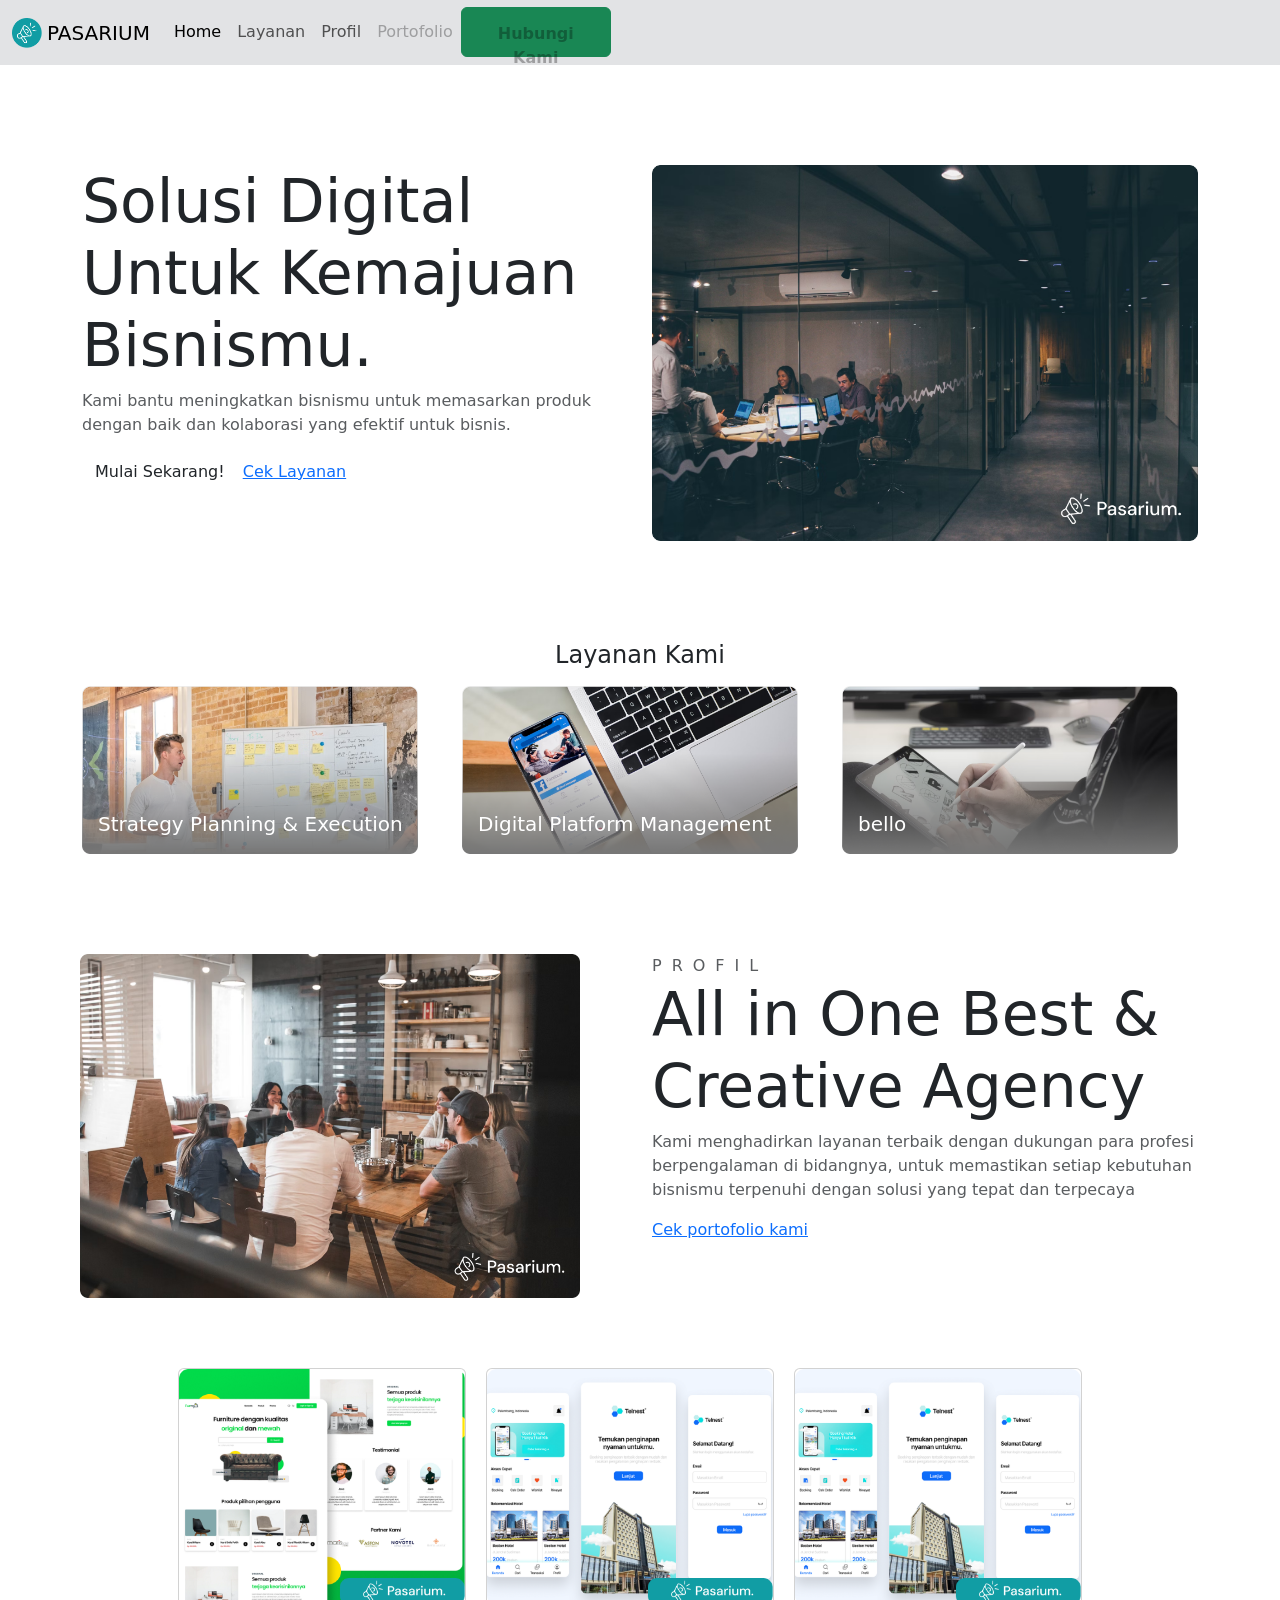
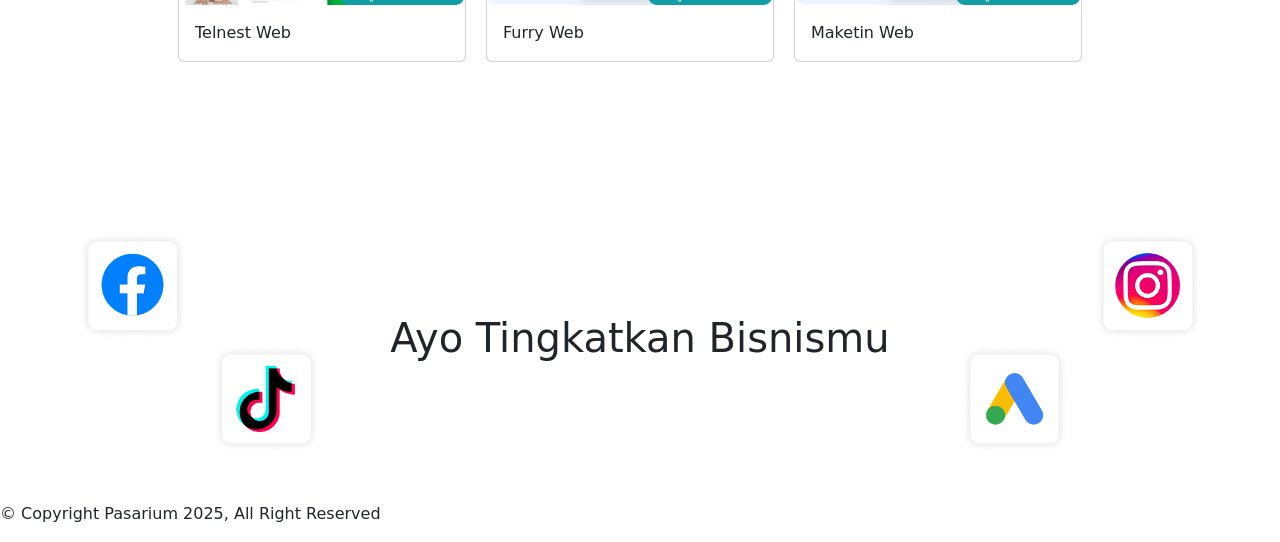
<file: index.html>
<!doctype html>
<html lang="en">

<head>
    <meta charset="utf-8">
    <meta name="viewport" content="width=device-width, initial-scale=1">
    <title>Pasarium - ditigal marketing</title>
    <link rel="icon" href="img-icon/favicon.ico">
    <link href="https://cdn.jsdelivr.net/npm/bootstrap@5.3.8/dist/css/bootstrap.min.css" rel="stylesheet"
        integrity="sha384-sRIl4kxILFvY47J16cr9ZwB07vP4J8+LH7qKQnuqkuIAvNWLzeN8tE5YBujZqJLB" crossorigin="anonymous">
    <link rel="stylesheet" href="style.css">
</head>

<body>
    <nav class="navbar navbar-expand-lg bg-secondary-subtle">
        <div class="container-fluid">
            <img src="img-icon/favicon.png" alt="" class="logo">
            <a class="navbar-brand jarak-pasarium" href="#">PASARIUM</a>
            <button class="navbar-toggler" type="button" data-bs-toggle="collapse" data-bs-target="#navbarNavAltMarkup"
                aria-controls="navbarNavAltMarkup" aria-expanded="false" aria-label="Toggle navigation">
                <span class="navbar-toggler-icon"></span>
            </button>
            <div class="collapse navbar-collapse isi-navbar" id="navbarNavAltMarkup">
                <div class="navbar-nav">
                    <a class="nav-link active" aria-current="page" href="#">Home</a>
                    <a class="nav-link href="#Layanan">Layanan</a>
                    <a class="nav-link" href="#Profil">Profil</a>
                    <a class="nav-link disabled" aria-disabled="true">Portofolio</a>
                    <button type="button" class="btn btn-success button1">
                        <a class="nav-link disabled warna-hubungi " aria-disabled="true">Hubungi Kami</a>
                    </button>

                </div>
            </div>
        </div>
    </nav>
    <!--navbar-->

    <div id="hero">
        <div class="container">
            <div class="row">
                <div class="col-lg-6">
                    <h1>Solusi Digital Untuk Kemajuan Bisnismu.</h1>
                    <P class="text-muted">
                        Kami bantu meningkatkan bisnismu untuk memasarkan produk dengan baik dan kolaborasi
                        yang efektif untuk bisnis.
                    </P>
                    <a href="" class="btn btn-utama">Mulai Sekarang!</a>
                    <a href="" class="text-link">Cek Layanan</a>
                </div>

                <div class="col-lg-6">
                    <img src="img-icon/img-profil.png" alt="">


                </div>
            </div>
        </div>
    </div>

    <!--hero-->

    <!--layanan-->
    <div id="layanan">
        <div class="container">
            <h4 class="text-center">Layanan Kami</h4>
            <div class="row mt-3">
                <div class="col-lg-4 float">
                    <div class="card">
                        <img src="img-icon/img-layanan1.png" class="card-img" alt="...">
                        <div class="card-img-overlay">
                            <h5 class="card-title">Strategy Planning & Execution</h5>
                        </div>
                    </div>
                </div>

                <div class="col-lg-4 float">
                    <div class="card">
                        <img src="img-icon/img-layanan2.png" class="card-img" alt="...">
                        <div class="card-img-overlay">
                            <h5 class="card-title">Digital Platform Management</h5>
                        </div>
                    </div>
                </div>

                <div class="col-lg-4 float">
                    <div class="card">
                        <img src="img-icon/img-layanan3.png" class="card-img" alt="...">
                        <div class="card-img-overlay">
                            <h5 class="card-title">bello</h5>
                        </div>
                    </div>
                </div>
            </div>
        </div>
    </div>
    <!--layanan-->

    <!--profil-->
    <div id="profil">
        <div class="row">
            <div class="col-lg-6">
                <img src="img-icon/img-hero.png" alt="" class="gambar-profil">
            </div>
            <div class="col-lg-6">
                <span class="text-muted">profil</span>
                <h1>All in One Best & Creative Agency</h1>
                <p class="text-muted">
                    Kami menghadirkan layanan terbaik dengan dukungan para profesi berpengalaman
                    di bidangnya, untuk memastikan setiap kebutuhan bisnismu
                    terpenuhi dengan solusi yang tepat dan terpecaya
                </p>
                <a class="text-link" href="">Cek portofolio kami</a>
            </div>
        </div>
    </div>
    <!--profil-->

    <!--portofolio-->
    <div class="container-fluid clear">
        <div class="row">
            <div class="col-md-12">
                <div class="isi-portofolio">
                    <div class="card-portofolio">
                        <div class="card" style="width: 18rem;">
                            <img src="img-icon/img-port2.png" class="card-img-top" alt="...">
                            <div class="card-body">
                                <p class="card-text">Telnest Web</p>
                            </div>
                        </div>
                        <div class="card" style="width: 18rem;">
                            <img src="img-icon/img-port4.png" class="card-img-top" alt="...">
                            <div class="card-body">
                                <p class="card-text">Furry Web</p>
                            </div>
                        </div>
                        <div class="card" style="width: 18rem;">
                            <img src="img-icon/img-port4.png" class="card-img-top" alt="...">
                            <div class="card-body">
                                <p class="card-text">Maketin Web</p>
                            </div>
                        </div>
                    </div>
                </div>
            </div>
        </div>
    </div>

    <!--cta-->
<div id="cta">
    <div class="container bg">
        <div class="row">
            <div class="col">
                <h1>Ayo Tingkatkan Bisnismu</h1>
            </div>
        </div>
    </div>
</div>
<!--cta-->

<!--footer-->
<footer>
    <p>&copy; Copyright Pasarium 2025, All Right Reserved</p>
</footer>







</html>
</file>
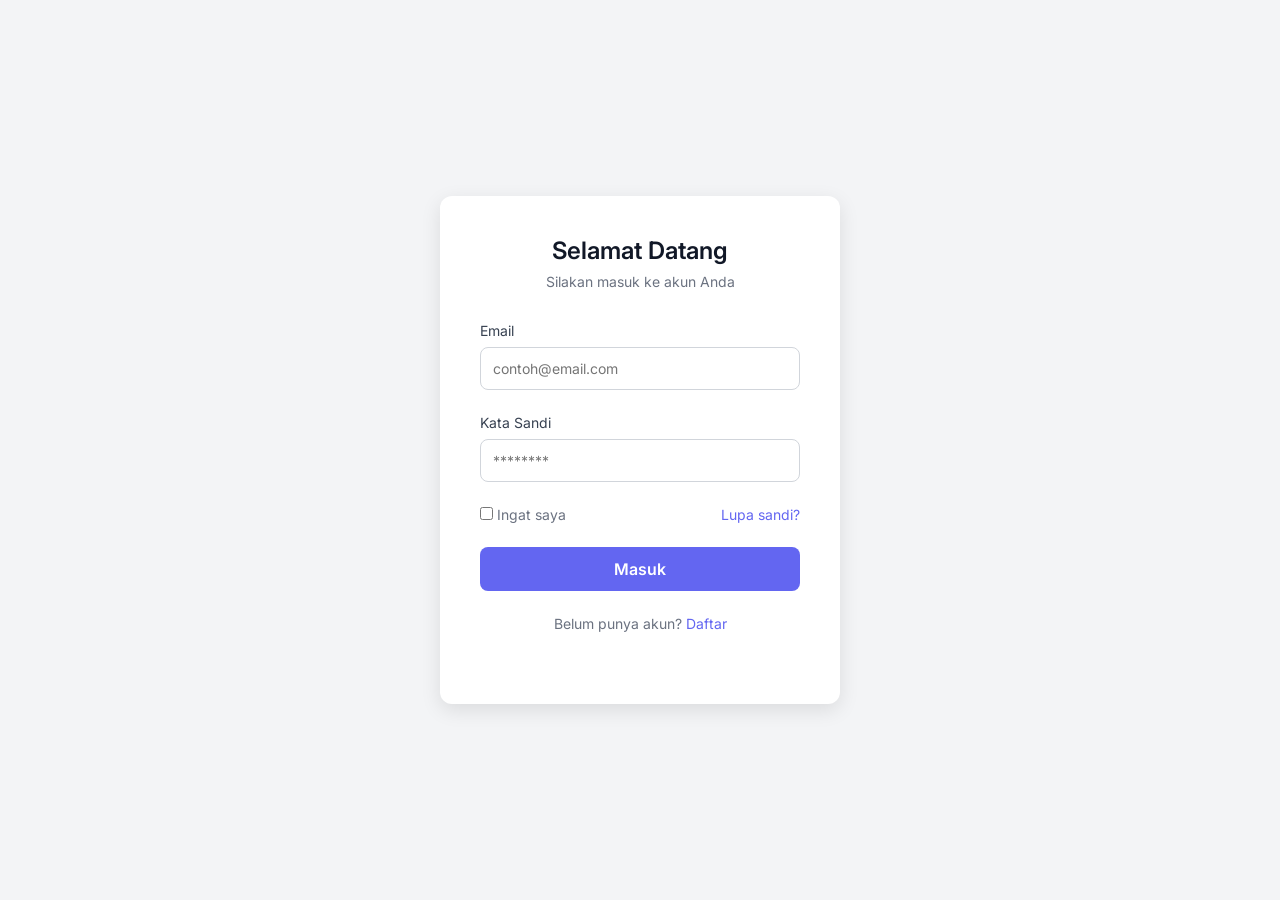
<file: index1.html>
<!DOCTYPE html>
<html lang="id">
<head>
  <meta charset="UTF-8" />
  <meta name="viewport" content="width=device-width, initial-scale=1.0"/>
  <title>Login Modern</title>
  <link href="https://fonts.googleapis.com/css2?family=Inter:wght@400;600&display=swap" rel="stylesheet">
  <style>
    * {
      box-sizing: border-box;
      margin: 0;
      padding: 0;
      font-family: 'Inter', sans-serif;
    }

    body {
      background: #f3f4f6;
      height: 100vh;
      display: flex;
      justify-content: center;
      align-items: center;
    }

    .login-box {
      background: #ffffff;
      padding: 2.5rem;
      border-radius: 12px;
      box-shadow: 0 6px 20px rgba(0, 0, 0, 0.1);
      max-width: 400px;
      width: 100%;
    }

    .login-box h2 {
      margin-bottom: 0.5rem;
      font-size: 24px;
      font-weight: 600;
      color: #111827;
      text-align: center;
    }

    .login-box p {
      margin-bottom: 2rem;
      color: #6b7280;
      text-align: center;
      font-size: 14px;
    }

    .input-group {
      margin-bottom: 1.5rem;
    }

    .input-group label {
      display: block;
      font-size: 14px;
      margin-bottom: 0.5rem;
      color: #374151;
    }

    .input-group input {
      width: 100%;
      padding: 0.75rem;
      border: 1px solid #d1d5db;
      border-radius: 8px;
      font-size: 14px;
      transition: border-color 0.3s;
    }

    .input-group input:focus {
      border-color: #6366f1;
      outline: none;
    }

    .options {
      display: flex;
      justify-content: space-between;
      align-items: center;
      margin-bottom: 1.5rem;
      font-size: 14px;
      color: #6b7280;
    }

    .options a {
      color: #6366f1;
      text-decoration: none;
    }

    .options a:hover {
      text-decoration: underline;
    }

    button {
      width: 100%;
      padding: 0.75rem;
      background-color: #6366f1;
      color: #ffffff;
      border: none;
      border-radius: 8px;
      font-size: 16px;
      font-weight: 600;
      cursor: pointer;
      transition: background-color 0.3s;
    }

    button:hover {
      background-color: #4f46e5;
    }

    .footer {
      text-align: center;
      margin-top: 1.5rem;
      font-size: 14px;
      color: #6b7280;
    }

    .footer a {
      color: #6366f1;
      text-decoration: none;
    }

    .footer a:hover {
      text-decoration: underline;
    }
  </style>
</head>
<body>
  <div class="login-box">
    <h2>Selamat Datang</h2>
    <p>Silakan masuk ke akun Anda</p>
    <form>
      <div class="input-group">
        <label for="email">Email</label>
        <input type="email" id="email" placeholder="contoh@email.com" required>
      </div>
      <div class="input-group">
        <label for="password">Kata Sandi</label>
        <input type="password" id="password" placeholder="********" required>
      </div>
      <div class="options">
        <label><input type="checkbox"> Ingat saya</label>
        <a href="#">Lupa sandi?</a>
      </div>
      <button type="submit">Masuk</button>
      <div class="footer">
        <p>Belum punya akun? <a href="#">Daftar</a></p>
      </div>
    </form>
  </div>
</body>
</html>
</file>
<file: style.css>
.logo {
    width: 30px;
    height: 30px;
}
.jarak-pasarium {
    margin-left: 5px;
}
.navbar {
    box-shadow: 0 10px 10px white;
}
.button1 {
    width: 150px;
    height: 50px;
    margin-top: -5px;
}
.isi-navbar {
    margin-top: 4px;
}
.warna-hubungi {
    color: white;
    font-weight: bold;
    padding-top: -5px;
}

.nav-link:hover {
    color : #119da4 !important;
    font-weight: bold;
    border-bottom: 2px solid #119da4;
    transition: all ease 300ms;
}

#hero {
    margin-top: 100px;
}

#hero h1 {
    font-size: 60px;
}

#hero img {
    width: 100%;
}

#layanan {
    margin-top: 100px;
}
 #layanan .card {
    border:none;
 }
  #layanan .card-title {
    color: white;
    position:absolute;
    bottom: 10px;
  }

  #layanan .card:hover {
    box-shadow: 0 10px 10px white;
    transform:scale(1.1);
    transition: all ease 10px;
  }

.float {
    float: left;
}

#profil{
    margin-top: 100px;
}

#profil img {
    width: 500px;
}

#profil h1 {
    font-size: 60px;
}

#profil span {
    letter-spacing: 10px;
    text-transform: uppercase;
}

#profil p {
    width: 90%;
}
.gambar-profil {
    margin-left: 80px;
}
.isi-portofolio {
    display: flex;
    justify-content: center;
    margin-top: 20px;
    margin-bottom: 20px;
    clear: left;
}
.text-portofolio {
    text-transform: uppercase;
}
.card-portofolio {
    display: flex;
    justify-content: center;
    margin-top: 50px;
}
.card {
    margin-right: 20px;
}

#cta {
    margin-top: 100px;
}

#cta .bg {
    background-image: url(./img-icon/bg-cta.png);
    background-size: cover;
    height: 320px;
    display: flex;
    align-items: center;
    text-align: center;
    justify-content: center;
}

#footer {
    margin-top: 50px;
    background-color: #119da4
    color: white;
}
</file>
